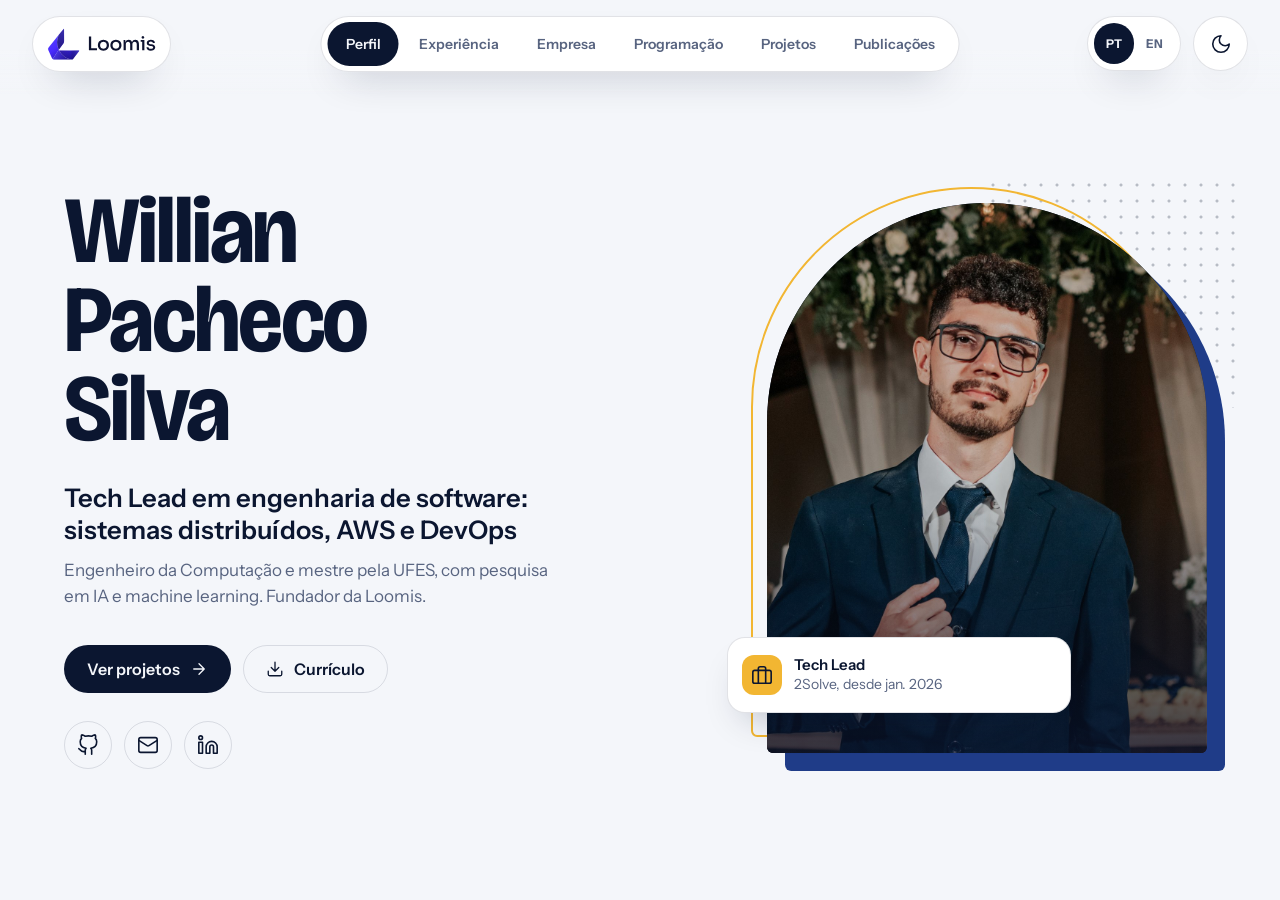
<file: index.html>
<!doctype html>
<html lang="pt-BR">

<head>
    <meta charset="utf-8">
    <meta name="viewport" content="width=device-width, initial-scale=1">
    <title>Willian Pacheco | Tech Lead</title>
    <meta name="description" content="Tech Lead em engenharia de software: sistemas distribuídos, AWS e DevOps. Engenheiro da Computação, mestre pela UFES e fundador da Loomis.">
    <meta name="author" content="Willian Pacheco Silva">
    <link rel="canonical" href="https://itswillian.github.io/">
    <meta name="theme-color" content="#F4F6FA" media="(prefers-color-scheme: light)">
    <meta name="theme-color" content="#0A1226" media="(prefers-color-scheme: dark)">

    <meta property="og:type" content="website">
    <meta property="og:site_name" content="Willian Pacheco Silva">
    <meta property="og:title" content="Willian Pacheco Silva | Tech Lead em Engenharia de Software">
    <meta property="og:description" content="Sistemas distribuídos, AWS e DevOps. Engenheiro da Computação, mestre pela UFES e fundador da Loomis.">
    <meta property="og:url" content="https://itswillian.github.io/">
    <meta property="og:image" content="https://itswillian.github.io/og.jpg">
    <meta property="og:image:width" content="1200">
    <meta property="og:image:height" content="630">
    <meta property="og:image:alt" content="Willian Pacheco Silva, Tech Lead em engenharia de software">
    <meta property="og:locale" content="pt_BR">
    <meta property="og:locale:alternate" content="en_US">
    <meta name="twitter:card" content="summary_large_image">
    <meta name="twitter:title" content="Willian Pacheco Silva | Tech Lead em Engenharia de Software">
    <meta name="twitter:description" content="Sistemas distribuídos, AWS e DevOps. Engenheiro da Computação, mestre pela UFES e fundador da Loomis.">
    <meta name="twitter:image" content="https://itswillian.github.io/og.jpg">

    <link rel="icon" type="image/svg+xml" href="favicon.svg">
    <link rel="apple-touch-icon" href="apple-touch-icon.png">
    <script type="application/ld+json">
    {
        "@context": "https://schema.org",
        "@type": "Person",
        "name": "Willian Pacheco Silva",
        "url": "https://itswillian.github.io/",
        "image": "https://itswillian.github.io/og.jpg",
        "jobTitle": "Tech Lead em engenharia de software",
        "alumniOf": "Universidade Federal do Espírito Santo",
        "sameAs": [
            "https://github.com/itswillian",
            "https://www.linkedin.com/in/itswillian/",
            "https://orcid.org/0009-0004-4888-9408",
            "http://lattes.cnpq.br/1561732707542523"
        ]
    }
    </script>
    <script>
        // Pinta o fundo do tema salvo antes de o site montar, para não piscar branco ao recarregar no tema escuro.
        try {
            var saved = JSON.parse(localStorage.getItem('wps-preferences') || '{}');
            document.documentElement.style.background = saved.dark === true ? '#0A1226' : '#F4F6FA';
        } catch (error) { document.documentElement.style.background = '#F4F6FA'; }
    </script>
    <link rel="preconnect" href="https://fonts.googleapis.com">
    <link rel="preconnect" href="https://fonts.gstatic.com" crossorigin>
    <link href="https://fonts.googleapis.com/css2?family=Bricolage+Grotesque:opsz,wdth,wght@12..96,75..100,400..800&family=Instrument+Sans:wght@400;500;600;700&display=swap" rel="stylesheet">
    <link rel="stylesheet" href="styles.css">
    <style>body { margin: 0; }</style>
</head>

<body>
    <div id="root"></div>
    <script type="module" src="./app.js"></script>
</body>

</html>
</file>
<file: styles.css>
/* Portfolio WPS - redesenho (Pagina2.dc.html)
   Direcao: "hora azul". Azul-marinho do terno, amarelo das petalas, papel frio.
   Tokens vivem em #app; data-theme e data-nav sao os tweaks de aparencia. */

#app {
    --navy: #0B1630;
    --royal: #1F3C88;
    --bg: #F4F6FA;
    --surface: #FFFFFF;
    --ink: #0B1630;
    --ink-2: #38445F;
    --muted: #586480;
    --line: rgba(11, 22, 48, 0.12);
    --brand: #1F3C88;
    --mark: #1F3C88;
    --on-mark: #F4F6FA;
    --mono: brightness(0);
    --flip: none;
    --accent: #F2B632;
    --accent-ink: #0B1630;
    --band: #0B1630;
    --shadow: 0 18px 40px -22px rgba(11, 22, 48, 0.45);
    --display: 'Bricolage Grotesque', 'Instrument Sans', system-ui, sans-serif;
    --text: 'Instrument Sans', system-ui, -apple-system, 'Segoe UI', sans-serif;
}

#app[data-theme="dark"] {
    --bg: #0A1226;
    --surface: #111B36;
    --ink: #EEF1F8;
    --ink-2: #BAC3DA;
    --muted: #8F9BB8;
    --line: rgba(238, 241, 248, 0.14);
    --brand: #9DB2F7;
    --mark: #F2B632;
    --on-mark: #0B1630;
    --mono: brightness(0) invert(1);
    --flip: invert(1) brightness(0.92);
    --band: #111B36;
    --shadow: 0 18px 40px -22px rgba(0, 0, 0, 0.7);
}

/* reset de especificidade zero: nao briga com as classes abaixo */
:where(#app) *,
:where(#app) *::before,
:where(#app) *::after {
    box-sizing: border-box;
    margin: 0;
    padding: 0;
}

:where(#app) ul,
:where(#app) ol { list-style: none; }
:where(#app) a { color: inherit; text-decoration: none; }
:where(#app) button { font: inherit; color: inherit; background: none; border: 0; cursor: pointer; text-align: left; }
:where(#app) img,
:where(#app) svg { display: block; max-width: 100%; }
:where(#app) :focus-visible { outline: 2px solid var(--brand); outline-offset: 3px; border-radius: 8px; }

#app {
    position: relative;
    height: 100vh;
    height: 100dvh;
    display: grid;
    grid-template-columns: 104px minmax(0, 1fr);
    overflow: hidden;
    background: var(--bg);
    color: var(--ink);
    font-family: var(--text);
    font-size: 1rem;
    line-height: 1.5;
    transition: background-color 0.4s, color 0.4s;
}

.ico {
    width: 22px;
    height: 22px;
    flex: none;
    fill: none;
    stroke: currentColor;
    stroke-width: 1.75;
    stroke-linecap: round;
    stroke-linejoin: round;
}

/* ---------- navegacao ---------- */

.nav {
    display: flex;
    flex-direction: column;
    justify-content: space-between;
    align-items: center;
    padding: 28px 0;
    border-right: 1px solid var(--line);
}

.brand { color: var(--ink); }
.brand:hover { color: var(--brand); }

/* logo da Loomis, versao horizontal colorida: a clara vai sobre fundo claro e a escura sobre fundo escuro (logo.md) */
.brand-logo { display: none; width: auto; height: 32px; }
.brand .logo-light { display: block; }
#app[data-theme="dark"] .brand .logo-light { display: none; }
#app[data-theme="dark"] .brand .logo-dark { display: block; }

.nav-list { display: flex; flex-direction: column; gap: 6px; }

.nav-link {
    position: relative;
    display: flex;
    flex-direction: column;
    align-items: center;
    gap: 6px;
    width: 84px;
    padding: 10px 6px;
    border-radius: 14px;
    color: var(--muted);
    font-size: 0.75rem;
    font-weight: 600;
    transition: color 0.2s, background-color 0.2s;
}

.nav-link:hover { color: var(--ink); }

.nav-link[aria-current="page"] { color: var(--ink); background: var(--surface); }

.nav-link[aria-current="page"]::before {
    content: "";
    position: absolute;
    left: -10px;
    top: 50%;
    width: 4px;
    height: 24px;
    margin-top: -12px;
    border-radius: 0 4px 4px 0;
    background: var(--accent);
}

.nav-tools { display: flex; flex-direction: column; align-items: center; gap: 12px; }

.tool-btn {
    display: grid;
    place-items: center;
    width: 44px;
    height: 44px;
    border: 1px solid var(--line);
    border-radius: 50%;
    color: var(--ink);
    transition: background-color 0.2s, border-color 0.2s;
}

.tool-btn:hover { background: var(--surface); border-color: var(--ink-2); }

.lang-toggle {
    display: flex;
    flex-direction: column;
    align-items: center;
    width: 44px;
    padding: 3px;
    border: 1px solid var(--line);
    border-radius: 999px;
    font-size: 0.75rem;
    font-weight: 700;
    color: var(--muted);
}

.lang-toggle:hover { border-color: var(--ink-2); }

.lang-toggle span {
    display: grid;
    place-items: center;
    width: 100%;
    height: 28px;
    border-radius: 999px;
    transition: background-color 0.2s, color 0.2s;
}

.lang-toggle span.on { background: var(--ink); color: var(--bg); }

/* variante: pilula no topo */
#app[data-nav="pill"] { grid-template-columns: minmax(0, 1fr); }
#app[data-nav="pill"] .nav { display: contents; }

/* faixa que esmaece o conteudo que rola por baixo da logo, da pilula e dos botoes */
#app[data-nav="pill"]::after {
    content: "";
    position: absolute;
    top: 0;
    right: 0;
    left: 0;
    z-index: 4;
    height: 96px;
    pointer-events: none;
    background: linear-gradient(var(--bg) 52%, transparent);
}

#app[data-nav="pill"] .section-head { top: 116px; }

#app[data-nav="pill"] .brand { position: absolute; top: 27.5px; left: 32px; z-index: 5; }

#app[data-nav="pill"] .nav-list {
    position: absolute;
    top: 16px;
    left: 50%;
    z-index: 5;
    flex-direction: row;
    gap: 2px;
    padding: 6px;
    transform: translateX(-50%);
    border: 1px solid var(--line);
    border-radius: 999px;
    background: var(--surface);
    box-shadow: var(--shadow);
}

#app[data-nav="pill"] .nav-link {
    flex-direction: row;
    width: auto;
    padding: 10px 18px;
    border-radius: 999px;
    font-size: 0.875rem;
}

#app[data-nav="pill"] .nav-link .ico { display: none; }
#app[data-nav="pill"] .nav-link[aria-current="page"] { background: var(--ink); color: var(--bg); }
#app[data-nav="pill"] .nav-link[aria-current="page"]::before { display: none; }

#app[data-nav="pill"] .nav-tools {
    position: absolute;
    top: 16px;
    right: 32px;
    z-index: 5;
    flex-direction: row;
}

#app[data-nav="pill"] .lang-toggle { flex-direction: row; width: auto; }
#app[data-nav="pill"] .lang-toggle span { width: 40px; height: 36px; }

/* idioma e tema sao controles separados, cada um com o material da pilula de navegacao */
#app[data-nav="pill"] .nav-tools { gap: 12px; }

#app[data-nav="pill"] .nav-tools .lang-toggle {
    padding: 6px;
    background: var(--surface);
    box-shadow: var(--shadow);
}

#app[data-nav="pill"] .nav-tools .lang-toggle span { height: 41px; }

#app[data-nav="pill"] .nav-tools .tool-btn {
    width: 55px;
    height: 55px;
    background: var(--surface);
    box-shadow: var(--shadow);
}

#app[data-nav="pill"] .nav-tools .tool-btn:hover { background: var(--bg); border-color: var(--ink-2); }
#app[data-nav="pill"] .section { padding-top: clamp(96px, 10vw, 136px); }

/* ---------- estrutura ---------- */

main {
    min-width: 0;
    overflow-x: hidden;
    overflow-y: auto;
    scroll-behavior: smooth;
    scrollbar-width: thin;
    scrollbar-color: var(--line) transparent;
}

.section {
    padding: clamp(64px, 8vw, 120px) clamp(24px, 5vw, 80px);
    border-top: 1px solid var(--line);
}

#profile { border-top: 0; }

.wrap { max-width: 1180px; margin: 0 auto; }

.split {
    display: grid;
    grid-template-columns: minmax(0, 4fr) minmax(0, 8fr);
    gap: clamp(32px, 5vw, 88px);
    align-items: start;
}

.section-head { position: sticky; top: 48px; }

.section-title {
    font-family: var(--display);
    font-size: clamp(2.25rem, 4.4vw, 3.75rem);
    font-stretch: 88%;
    font-weight: 700;
    line-height: 1;
    letter-spacing: -0.03em;
    text-wrap: balance;
}

/* chegada por navegacao: o titulo acende e um traco amarelo se desenha embaixo (sem deslocar nada) */
.section-title.arrive { position: relative; animation: title-arrive 0.5s ease-out; }
.section-title.arrive::after {
    content: "";
    position: absolute;
    left: 0;
    bottom: -12px;
    width: 2.75rem;
    height: 3px;
    border-radius: 2px;
    background: var(--accent);
    transform-origin: left;
    animation: title-bar 1s ease-out both;
}
@keyframes title-arrive { from { opacity: 0.4; } to { opacity: 1; } }
@keyframes title-bar {
    0% { transform: scaleX(0); opacity: 1; }
    35%, 75% { transform: scaleX(1); opacity: 1; }
    100% { transform: scaleX(1); opacity: 0; }
}
@media (prefers-reduced-motion: reduce) {
    .section-title.arrive, .section-title.arrive::after { animation: none; }
}

.lede {
    max-width: 40ch;
    margin-top: 20px;
    color: var(--ink-2);
    font-size: 1.0625rem;
    line-height: 1.65;
    text-wrap: pretty;
}

.group-title {
    margin-bottom: 16px;
    font-size: 1.0625rem;
    font-weight: 600;
}

/* ---------- botoes ---------- */

.btn {
    display: inline-flex;
    align-items: center;
    gap: 10px;
    min-height: 48px;
    padding: 0 22px;
    border: 1px solid transparent;
    border-radius: 999px;
    font-weight: 600;
    transition: background-color 0.2s, color 0.2s, border-color 0.2s;
}

.btn .ico { width: 18px; height: 18px; }
.btn-primary { background: var(--ink); color: var(--bg); }
.btn-primary:hover { background: var(--accent); color: var(--accent-ink); }
.btn-ghost { border-color: var(--line); color: var(--ink); }
.btn-ghost:hover { border-color: var(--ink-2); background: var(--surface); }
.btn-accent { background: var(--accent); color: var(--accent-ink); }
.btn-accent:hover { background: #FFFFFF; }

.icon-btn {
    display: grid;
    place-items: center;
    width: 48px;
    height: 48px;
    border: 1px solid var(--line);
    border-radius: 50%;
    transition: background-color 0.2s, border-color 0.2s;
}

.icon-btn .ico { width: 22px; height: 22px; }
.icon-btn:hover { background: var(--accent); border-color: var(--accent); color: var(--accent-ink); }

/* ---------- perfil ---------- */

.hero {
    display: grid;
    grid-template-columns: minmax(0, 7fr) minmax(0, 5fr);
    gap: clamp(24px, 4vw, 72px);
    align-items: center;
    min-height: min(calc(100vh - 200px), 780px);
    min-height: min(calc(100dvh - 200px), 780px);
}

.hero-name {
    display: flex;
    flex-direction: column;
    font-family: var(--display);
    font-size: clamp(3rem, 7.4vw, 6.9rem);
    font-stretch: 90%;
    font-weight: 700;
    line-height: 0.94;
    letter-spacing: -0.022em;
}

.hero-role {
    max-width: 30ch;
    margin-top: 28px;
    font-size: clamp(1.25rem, 2vw, 1.625rem);
    font-weight: 600;
    line-height: 1.25;
    text-wrap: balance;
}

.hero-lead { max-width: 44ch; margin-top: 12px; color: var(--muted); font-size: 1.0625rem; }

.hero-actions { display: flex; flex-wrap: wrap; gap: 12px; margin-top: 36px; }
.social { display: flex; flex-wrap: wrap; gap: 12px; margin-top: 28px; }

.hero-art {
    position: relative;
    justify-self: center;
    width: min(100%, 440px);
    aspect-ratio: 4 / 5;
}

.art-dots {
    position: absolute;
    top: -26px;
    right: -34px;
    width: 58%;
    height: 42%;
    background-image: radial-gradient(var(--ink) 1.4px, transparent 1.7px);
    background-size: 16px 16px;
    opacity: 0.26;
}

.arch { border-radius: 999px 999px 28px 28px; }
.art-solid { position: absolute; inset: 0; transform: translate(18px, 18px); background: var(--royal); }
.art-outline { position: absolute; inset: 0; transform: translate(-16px, -16px); border: 2px solid var(--accent); }

.portrait {
    position: absolute;
    inset: 0;
    overflow: hidden;
    background: var(--navy);
    animation: reveal 1s cubic-bezier(0.2, 0.7, 0.2, 1) both;
}

.portrait img { width: 100%; height: 100%; object-fit: cover; object-position: 50% 18%; }

.portrait::after {
    content: "";
    position: absolute;
    inset: 0;
    background: linear-gradient(180deg, transparent 55%, rgba(11, 22, 48, 0.72));
}

.art-badge {
    position: absolute;
    left: -40px;
    bottom: 40px;
    display: flex;
    align-items: center;
    gap: 12px;
    width: min(344px, calc(100vw - 48px));
    height: 76px;
    padding: 0 18px 0 14px;
    border: 1px solid var(--line);
    border-radius: 18px;
    background: var(--surface);
    box-shadow: var(--shadow);
}

.badge-mark {
    display: grid;
    place-items: center;
    width: 40px;
    height: 40px;
    flex: none;
    border-radius: 12px;
    background: var(--accent);
    color: var(--accent-ink);
}

.art-badge { cursor: default; }
.art-badge > * { transition: opacity 0.25s, transform 0.25s; }
.art-badge.fading > * { opacity: 0; transform: translateY(4px); }
.badge-title { font-size: 0.9375rem; font-weight: 600; line-height: 1.3; white-space: nowrap; }
@media (max-width: 380px) { .badge-title { white-space: normal; } }
.badge-text { color: var(--muted); font-size: 0.875rem; }

@keyframes reveal {
    from { clip-path: inset(100% 0 0 0); }
    to { clip-path: inset(0 0 0 0); }
}

.about {
    display: grid;
    grid-template-columns: minmax(0, 7fr) minmax(0, 4fr);
    gap: clamp(32px, 5vw, 88px);
    margin-top: clamp(64px, 8vw, 120px);
    padding-top: 56px;
    border-top: 1px solid var(--line);
}

.about-title { margin-bottom: 20px; font-family: var(--display); font-size: 1.75rem; font-weight: 700; letter-spacing: -0.02em; }
.about-text p { max-width: 62ch; margin-bottom: 20px; color: var(--ink-2); font-size: 1.0625rem; line-height: 1.75; text-wrap: pretty; }
.about-text p.lead { color: var(--ink); font-size: 1.375rem; line-height: 1.5; font-weight: 500; }

/* ---------- programacao ---------- */

.tech-grid { display: grid; grid-template-columns: repeat(auto-fill, minmax(176px, 1fr)); gap: 10px; }

.tech {
    display: flex;
    align-items: center;
    gap: 10px;
    min-height: 56px;
    padding: 10px 12px;
    border: 1px solid var(--line);
    border-radius: 14px;
    background: var(--surface);
    font-size: 0.9rem;
    font-weight: 600;
    transition: border-color 0.2s, transform 0.2s;
}

.tech:hover { border-color: var(--ink-2); transform: translateY(-2px); }
.tech img { width: 28px; height: 28px; flex: none; object-fit: contain; object-position: center; }
.tech > span:last-child { min-width: 0; line-height: 1.25; }
.flip { filter: var(--flip); }

.stack-group { padding-top: 28px; border-top: 1px solid var(--line); }
.stack-group:first-child { padding-top: 0; border-top: 0; }
.stack-group + .stack-group { margin-top: 32px; }
.stack-group .group-title { margin-bottom: 16px; font-family: var(--display); font-size: 1.25rem; letter-spacing: -0.02em; }
.featured-head { display: block; }
.featured-head .group-title { margin-bottom: 16px; }
.tech-glyph { display: grid; place-items: center; width: 28px; height: 28px; flex: none; color: var(--brand); }
.tech-glyph .ico { width: 24px; height: 24px; }

@media (max-width: 420px) {
    .tech-grid { grid-template-columns: repeat(2, minmax(0, 1fr)); }
    .tech { gap: 8px; padding: 10px; font-size: 0.8125rem; }
    .tech img, .tech-glyph { width: 24px; height: 24px; }
    .tech-glyph .ico { width: 22px; height: 22px; }
    .tech > span:last-child { overflow-wrap: anywhere; }
}

@media (max-width: 360px) {
    .tech { font-size: 0.75rem; }
}

/* duas colunas: cada cartao ocupa o espaco de dois cartoes da grade de tecnologias (4 colunas), com as bordas alinhadas */



.ai-mark { grid-row: 1 / span 2; display: grid; place-items: start center; padding-top: 2px; color: var(--brand); }
.ai-mark .ico { width: 24px; height: 24px; }




/* ---------- formacao ---------- */


























.cert-list { display: grid; gap: 8px; }
.cert-list a { display: inline-flex; align-items: center; gap: 8px; color: var(--brand); font-weight: 600; line-height: 1.4; }
.cert-list a:hover { text-decoration: underline; text-underline-offset: 3px; }
.cert-list .ico { width: 16px; height: 16px; }

.chips { display: flex; flex-wrap: wrap; gap: 8px; }
.chips li { padding: 6px 12px; border: 1px solid var(--line); border-radius: 999px; color: var(--ink-2); font-size: 0.875rem; }

.dot-list li { position: relative; margin: 6px 0; padding-left: 20px; color: var(--ink-2); line-height: 1.6; }
.dot-list li::before { content: ""; position: absolute; left: 4px; top: 0.7em; width: 6px; height: 6px; border-radius: 50%; background: var(--accent); }

/* ---------- publicacoes ---------- */

.pub {
    display: grid;
    grid-template-columns: 72px minmax(0, 1fr);
    gap: 8px 24px;
    padding: 28px 0;
    border-top: 1px solid var(--line);
}

.pub:last-child { border-bottom: 1px solid var(--line); }
.pub-meta { align-self: start; }
.pub-date { color: var(--ink-2); font-size: 0.9375rem; font-weight: 600; font-variant-numeric: tabular-nums; line-height: 1.6; }

.pub-kind {
    display: inline-block;
    white-space: nowrap;
    margin: 14px 0 0;
    padding: 2px 9px;
    border: 1px solid var(--line);
    border-radius: 999px;
    color: var(--muted);
    font-size: 0.75rem;
    line-height: 1.5;
}

.pub h3 { font-size: 1.1875rem; font-weight: 600; line-height: 1.35; text-wrap: balance; }
.pub h3 a { color: var(--ink); }
.pub h3 a:hover { color: var(--brand); text-decoration: underline; text-underline-offset: 4px; }
.pub h3 .ico { display: inline-block; width: 16px; height: 16px; margin-left: 6px; vertical-align: -2px; }
.pub-venue { margin-top: 8px; color: var(--ink-2); line-height: 1.55; }
.pub-authors { display: flex; flex-wrap: wrap; margin-top: 10px; color: var(--muted); font-size: 0.9375rem; line-height: 1.5; }
.pub-authors li:not(:last-child)::after { content: ","; margin-right: 0.35em; }
.pub-authors li.me { color: var(--ink); font-weight: 600; }

/* ---------- profissional ---------- */

.job { border-top: 1px solid var(--line); }
.job:last-child { border-bottom: 1px solid var(--line); }
















.logo-tile { display: grid; place-items: center; box-sizing: border-box; width: 148px; height: 80px; padding: 12px 20px; overflow: hidden; border: 1px solid var(--line); border-radius: 16px; background: #FFFFFF; }
.logo-tile img { display: block; width: 100%; height: 100%; min-width: 0; min-height: 0; object-fit: contain; }
.monogram { font-family: var(--display); font-size: 1.5rem; font-weight: 700; letter-spacing: -0.02em; color: var(--navy); }

.roles { display: grid; gap: 28px; margin-top: 24px; }
.role-head { display: flex; flex-wrap: wrap; align-items: baseline; gap: 4px 16px; }
.job .role h4 { margin: 0; font-size: 1.0625rem; }
.job .role-date { margin: 0; color: var(--muted); font-size: 0.9375rem; font-variant-numeric: tabular-nums; }
.job .role p { margin-top: 10px; }

/* progressao de cargos: pontos ligados do mais recente (em cima) ate o primeiro cargo */
.roles.path { gap: 0; }
.roles.path .role { position: relative; padding: 0 0 32px 36px; }
.roles.path .role:last-child { padding-bottom: 0; }
.roles.path .role::before {
    content: "";
    position: absolute;
    left: 0;
    top: 5px;
    box-sizing: border-box;
    width: 16px;
    height: 16px;
    border: 2px solid var(--brand);
    border-radius: 50%;
    background: var(--bg);
}
.roles.path .role.current::before { background: var(--brand); box-shadow: 0 0 0 5px color-mix(in srgb, var(--brand) 18%, transparent); }
.roles.path .role:not(:last-child)::after {
    content: "";
    position: absolute;
    left: 7px;
    top: 23px;
    bottom: -5px;
    width: 2px;
    background: var(--line);
}
.job .tasks-title { margin-top: 28px; }
.now-gap { margin-top: 40px; }
.pub-links { display: flex; flex-wrap: wrap; gap: 12px; margin-top: 24px; }

.job-link { display: inline-flex; align-items: center; gap: 6px; margin-top: 6px; color: var(--brand); font-weight: 600; }
.job-link .ico { width: 16px; height: 16px; }
.job-link { max-width: 100%; overflow-wrap: anywhere; }
.job-link:hover { text-decoration: underline; text-underline-offset: 3px; }
.job p { max-width: 68ch; margin-top: 20px; color: var(--ink-2); line-height: 1.7; text-wrap: pretty; }
.job h4 { margin-top: 28px; margin-bottom: 8px; font-size: 0.9375rem; font-weight: 600; }
.job .dot-list { columns: 2 260px; column-gap: 32px; }
.job .dot-list li { break-inside: avoid; }

/* ---------- projetos ---------- */

.project-grid { display: grid; grid-template-columns: repeat(auto-fit, minmax(min(340px, 100%), 1fr)); gap: 28px; }

.project {
    display: flex;
    flex-direction: column;
    overflow: hidden;
    border: 1px solid var(--line);
    border-radius: 22px;
    background: var(--surface);
    transition: border-color 0.2s, transform 0.25s, box-shadow 0.25s;
}

.project:hover { border-color: var(--ink-2); transform: translateY(-4px); box-shadow: var(--shadow); }

.project-body { display: flex; flex: 1; flex-direction: column; align-items: flex-start; gap: 16px; padding: 24px; }
.project h3 { font-family: var(--display); font-size: 1.5rem; font-weight: 700; letter-spacing: -0.02em; line-height: 1.15; }
.project-tech { display: flex; flex-wrap: wrap; gap: 12px; }
.project-tech img { width: 26px; height: 26px; object-fit: contain; }
.project p { color: var(--ink-2); line-height: 1.65; text-wrap: pretty; }
.project .btn { margin-top: auto; }

/* ---------- empresa (Loomis) ---------- */
/* sem painel: usa a grade 4fr/8fr do site. a esquerda (fixa ao rolar) leva titulo, texto e o simbolo grande da Loomis;
   a direita leva a promessa, o botao, os quatro pilares como etapas e a ficha. passar o mouse (ou focar) num pilar acende a faceta dele no simbolo. */

.co {
    --loomis: #F2B632;
    --on-loomis: #0B1630;
    --co-mark: #0B1630;
    --co-mini: rgba(11, 22, 48, 0.2);
    align-items: stretch;
}
/* no desktop: duas colunas. a esquerda (titulo, frase, simbolo e ficha) acompanha a rolagem, como as outras secoes;
   a direita traz logo, chamada e os quatro pilares. passar o mouse num pilar acende a faceta dele no simbolo, sempre a vista */
@media (min-width: 901px) {
    .split.co { grid-template-columns: minmax(0, 4fr) minmax(0, 8fr); align-items: start; }
    .co-left { position: sticky; top: 48px; display: flex; flex-direction: column; gap: clamp(24px, 3.2vw, 40px); min-width: 0; }
    #app[data-nav="pill"] .co-left { top: 116px; }
    .co-left .co-head { position: static; }
    .co-right { display: flex; flex-direction: column; gap: clamp(40px, 5vw, 64px); min-width: 0; }
    .co .co-facts { display: grid; grid-template-columns: minmax(0, 1fr); gap: 16px; margin: 0; padding: 0; border: 0; }
    .co .co-facts > div { padding: 0; }
}
#app[data-theme="dark"] .co {
    --co-mark: #E3E9FB;
    --co-mini: rgba(238, 241, 248, 0.26);
}

.co-stage .co-mark { display: block; width: min(100%, 20rem, max(10rem, calc(100vh - 560px))); height: auto; overflow: visible; color: var(--co-mark); }
.co-mark .facet { fill: currentColor; fill-opacity: var(--o); transition: fill 0.35s ease, fill-opacity 0.35s ease; }
.f-base { --o: 0.7; --dx: 0px; --dy: 70px; }
.f-wedge { --o: 0.55; --dx: 70px; --dy: 40px; }
.f-body { --o: 1; --dx: -70px; --dy: 0px; }
.f-top { --o: 0.85; --dx: 0px; --dy: -70px; }

.co:has(.co-pillar:is(:hover, :focus-visible)) .co-mark .facet { fill-opacity: 0.14; }
.co:has(.k-target:is(:hover, :focus-visible)) .co-mark .f-top,
.co:has(.k-projects:is(:hover, :focus-visible)) .co-mark .f-body,
.co:has(.k-programming:is(:hover, :focus-visible)) .co-mark .f-base,
.co:has(.k-cicd:is(:hover, :focus-visible)) .co-mark .f-wedge { fill: var(--loomis); fill-opacity: 1; }

/* uma entrada so: as facetas se encaixam quando o simbolo aparece na tela */
@keyframes co-assemble { from { opacity: 0; transform: translate(var(--dx), var(--dy)); } to { opacity: 1; transform: none; } }
@supports (animation-timeline: view()) {
    .co-mark .facet { animation: co-assemble linear both; animation-timeline: view(); animation-range: entry 0% entry 80%; }
}
@media (prefers-reduced-motion: reduce) {
    .co-mark .facet { animation: none; transition: none; }
}

/* logo clara sobre fundo claro, escura sobre fundo escuro (logo.md) */
.co-intro { display: grid; grid-template-rows: auto 1fr auto; gap: 28px; justify-items: start; min-width: 0; }
.co-intro .co-tagline { align-self: start; }
.loomis-logo { display: none; width: auto; height: 44px; }
.co .logo-light { display: block; }
#app[data-theme="dark"] .co .logo-light { display: none; }
#app[data-theme="dark"] .co .logo-dark { display: block; }
.co-tagline { max-width: 14ch; font-family: var(--display); font-size: clamp(2.5rem, 5.2vw, 4.5rem); font-stretch: 85%; font-weight: 700; line-height: 1; letter-spacing: -0.035em; text-wrap: balance; }

.btn-brand { background: var(--loomis); color: var(--on-loomis); }
.btn-brand:hover { filter: brightness(1.08); }
.btn-brand:focus-visible { outline-color: var(--ink); outline-offset: 3px; }

/* pilares: quatro etapas, do desenho a evolucao; o icone de cada um e o simbolo com a faceta dele acesa */
.co-pillars { margin: 0; padding: 0; list-style: none; counter-reset: pillar; border-bottom: 1px solid var(--line); }
.co-pillar { position: relative; display: grid; grid-template-columns: 56px minmax(0, 1fr); gap: 8px 24px; align-items: center; padding: 26px 56px 26px 12px; border-top: 1px solid var(--line); counter-increment: pillar; transition: background-color 0.25s ease; }
.co-pillar::after { content: counter(pillar, decimal-leading-zero); position: absolute; top: 50%; right: 12px; color: var(--muted); font-family: var(--display); font-size: 1rem; font-weight: 700; font-variant-numeric: tabular-nums; transform: translateY(-50%); transition: color 0.25s ease; }
/* o destaque ao passar o mouse so existe onde o simbolo grande esta na tela (desktop); abaixo disso ele nao liga a nada e so atrapalha a leitura */
@media (min-width: 901px) {
    .co-pillar:is(:hover, :focus-visible) { background: var(--surface); }
    .co-pillar:is(:hover, :focus-visible)::after { color: var(--ink); }
}
.co-pillar:focus-visible { outline: 2px solid var(--brand); outline-offset: -2px; border-radius: 12px; }
.co-mini { width: 56px; height: auto; }
.co-mini path { fill: var(--co-mini); transition: fill 0.3s ease; }
/* um unico cinza claro para as facetas que nao sao da etapa; so a faceta da etapa fica amarela */
.k-target .co-mini .f-top,
.k-projects .co-mini .f-body,
.k-programming .co-mini .f-base,
.k-cicd .co-mini .f-wedge { fill: var(--loomis); }.co-pillar-text { display: grid; gap: 6px; min-width: 0; }
.co-pillar h3 { font-family: var(--display); font-size: 1.375rem; font-weight: 650; letter-spacing: -0.015em; line-height: 1.2; }
.co-pillar p { max-width: 52ch; color: var(--ink-2); font-size: 1rem; line-height: 1.55; text-wrap: pretty; }

/* ficha da empresa: fica na coluna esquerda, abaixo do simbolo */
.co-head { position: static; }
.co-facts { display: grid; grid-template-columns: repeat(3, minmax(0, 1fr)); gap: 24px; margin: 0; padding: 20px 0; border-top: 1px solid var(--line); border-bottom: 1px solid var(--line); }
.co-facts > div { min-width: 0; }
.co-facts dt { color: var(--muted); font-size: 0.875rem; font-weight: 600; }
.co-facts dd { margin: 4px 0 0; font-family: var(--display); font-size: 1.125rem; font-weight: 600; line-height: 1.3; text-wrap: balance; }

@media (max-width: 900px) {
    /* sem o simbolo grande: longe dos pilares ele nao acende nada, e a logo principal ja abre a secao.
       ordem: titulo, logo e frase com o botao, depois a frase de apresentacao junto da ficha, e por fim os pilares */
    .co-head { display: contents; }
    .co-left, .co-right { display: contents; }
    .co-stage { display: none; }
    .co-intro { order: 1; }
    .co-head .lede { order: 2; margin: 0 0 -12px; }
    .co-facts { order: 3; }
    .co-pillars { order: 4; }
    .co-pillars > .co-pillar:first-child { border-top: 0; }
    .co-facts { display: grid; grid-template-columns: repeat(3, minmax(0, 1fr)); gap: 24px; padding: 20px 0; }
    .co-tagline { max-width: 16ch; }
}

@media (max-width: 640px) {
    .co-facts { grid-template-columns: minmax(0, 1fr); gap: 0; padding: 0; border-bottom: 0; }
    .co-facts > div { display: grid; grid-template-columns: 6.5rem minmax(0, 1fr); gap: 16px; align-items: baseline; padding: 14px 0; border-bottom: 1px solid var(--line); }
    .co-facts dd { margin: 0; font-size: 1rem; }
    .co-pillar { grid-template-columns: 44px minmax(0, 1fr); gap: 16px; padding: 22px 40px 22px 0; }
    .co-mini { width: 44px; }
    .co-pillar::after { right: 0; }
}

/* ---------- contato ---------- */

.contact {
    margin: 0 clamp(16px, 3vw, 40px) clamp(16px, 3vw, 40px);
    padding: clamp(40px, 6vw, 88px);
    border-radius: 28px;
    background: var(--band);
    color: #EEF1F8;
}

.contact h2 { max-width: 14ch; font-family: var(--display); font-size: clamp(2.5rem, 6vw, 5rem); font-stretch: 84%; font-weight: 700; line-height: 0.98; letter-spacing: -0.035em; }
.contact p { max-width: 46ch; margin-top: 20px; color: #B7C1DA; font-size: 1.125rem; line-height: 1.6; }
.contact-actions { display: flex; flex-wrap: wrap; align-items: center; gap: 12px; margin-top: 36px; }
.contact-actions .social { margin-top: 0; align-items: center; }
.contact-actions .btn-accent { margin: 0; }
.contact :focus-visible { outline-color: var(--accent); }
.contact .icon-btn { border-color: rgba(238, 241, 248, 0.28); color: #EEF1F8; }
.contact .icon-btn:hover { color: var(--accent-ink); }

/* ---------- responsivo ---------- */

/* com sete itens a pilula nao cabe ao lado da logo e dos botoes: so icones, e o rotulo fica na secao ativa */
@media (max-width: 1180px) {
    #app[data-nav="pill"] .nav-link { gap: 8px; padding: 10px 14px; }
    #app[data-nav="pill"] .nav-link .ico { display: block; }

    #app[data-nav="pill"] .nav-link span {
        position: absolute;
        width: 1px;
        height: 1px;
        overflow: hidden;
        clip: rect(0 0 0 0);
        white-space: nowrap;
    }

    #app[data-nav="pill"] .nav-link[aria-current="page"] span {
        position: static;
        width: auto;
        height: auto;
        overflow: visible;
        clip: auto;
    }
}

@media (max-width: 1100px) {
    .split { grid-template-columns: minmax(0, 1fr); }
    .section-head { position: static; }
    .about { grid-template-columns: minmax(0, 1fr); }
}

@media (max-width: 900px) {
    /* o seletor [data-nav] iguala a especificidade das regras da pilula, que vem antes no arquivo */
    #app,
    #app[data-nav] { grid-template-columns: minmax(0, 1fr); }

    #app[data-nav] .nav { display: contents; }

    #app[data-nav] .brand { position: absolute; top: 18px; left: 20px; z-index: 5; }
    #app[data-nav] .brand-logo { height: 24px; }

    /* no celular a logo e os botoes flutuam no topo em qualquer modo de navegacao */
    #app[data-nav]::after {
        content: "";
        position: absolute;
        top: 0;
        right: 0;
        left: 0;
        z-index: 4;
        display: block;
        height: 72px;
        pointer-events: none;
        background: linear-gradient(var(--bg) 52%, transparent);
    }

    #app[data-nav] .nav-list {
        position: absolute;
        top: auto;
        right: 0;
        bottom: 0;
        left: 0;
        z-index: 5;
        flex-direction: row;
        justify-content: space-around;
        gap: 0;
        padding: 6px 4px;
        transform: none;
        border: 0;
        border-top: 1px solid var(--line);
        border-radius: 0;
        background: var(--bg);
        box-shadow: none;
    }

    #app[data-nav] .nav-list > li { display: flex; flex: 1; }
    #app[data-nav] .nav-link { flex-direction: column; justify-content: center; width: 100%; min-height: 52px; padding: 8px 2px; border-radius: 12px; font-size: 0.75rem; }
    #app[data-nav] .nav-link .ico { display: block; }
    #app[data-nav] .nav-link span { position: static; width: auto; height: auto; overflow: visible; clip: auto; }
    /* barra inferior: cada item tem o seu circulo atras do icone; o do item ativo cresce no lugar (sem deslizar pela barra),
       entao o centro e exato por construcao: 50% da largura do item, na altura do icone */
    #app[data-nav] .nav-link { position: relative; z-index: 1; gap: 4px; padding: 6px 2px 8px; }
    #app[data-nav] .nav-link .ico { position: relative; z-index: 1; box-sizing: content-box; width: 22px; height: 22px; padding: 9px; transition: color 0.3s ease 0.05s; }
    #app[data-nav] .nav-link span { transition: color 0.3s ease; }
    #app[data-nav] .nav-link::after {
        content: "";
        position: absolute;
        top: 6px;
        left: calc(50% - 20px);
        z-index: 0;
        width: 40px;
        height: 40px;
        border-radius: 50%;
        background: var(--ink);
        opacity: 0;
        transform: scale(0.4);
        transition: transform 0.3s cubic-bezier(0.2, 0.9, 0.3, 1.25), opacity 0.2s ease;
    }
    #app[data-nav] .nav-link[aria-current="page"] { background: transparent; color: var(--ink); }
    #app[data-nav] .nav-link[aria-current="page"]::after { opacity: 1; transform: scale(1); }
    #app[data-nav] .nav-link[aria-current="page"] .ico { color: var(--bg); }
    #app[data-nav] .nav-link[aria-current="page"]::before { display: none; }

    #app[data-nav] .nav-tools { position: absolute; top: 12px; right: 20px; z-index: 5; flex-direction: row; gap: 8px; }
    #app[data-nav] .nav-tools .tool-btn { width: 42px; height: 42px; }
    #app[data-nav] .nav-tools .lang-toggle { flex-direction: row; width: auto; padding: 3px; }
    #app[data-nav] .nav-tools .lang-toggle span { width: 34px; height: 34px; }

    #app[data-nav] main { padding-bottom: 76px; }
    #app[data-nav] .section { padding-top: clamp(80px, 14vw, 104px); }
    #app[data-nav] .section-head { top: 0; }

    
    
    
    .pub { grid-template-columns: minmax(0, 1fr); }
}

/* o texto fica ao lado do logo (como no desktop) ate o celular, onde a coluna empilha */
@media (max-width: 640px) {
    .job-head { grid-template-columns: 84px minmax(0, 1fr) 28px; gap: 14px; padding: 22px 4px; }
    .job .logo-tile { width: 84px; height: 60px; padding: 8px 12px; border-radius: 14px; }
    .job-title strong { font-size: 1.1875rem; }
    .job .tl-body > .job-body { padding-left: 10px; }
}

@media (max-width: 560px) {
    .hero-actions .btn { flex: 1 1 100%; justify-content: center; }
    #app[data-nav] .nav-link span,
    #app[data-nav="pill"] .nav-link[aria-current="page"] span {
        position: absolute;
        width: 1px;
        height: 1px;
        overflow: hidden;
        clip: rect(0 0 0 0);
        white-space: nowrap;
    }

    /* sem o nome visivel a altura e so a do circulo (40px) com 6px de folga em cima e embaixo */
    #app[data-nav] .nav-link { padding: 6px 2px; }
    /* so o item ativo mostra o nome, embaixo do circulo, para o visitante saber onde esta */
    #app[data-nav] .nav-list { padding-bottom: 18px; }
    #app[data-nav] .nav-link[aria-current="page"] > span {
        left: 50%;
        bottom: -16px;
        width: max-content;
        max-width: none;
        height: auto;
        overflow: visible;
        clip: auto;
        transform: translateX(-50%);
        font-size: 0.75rem;
        font-weight: 600;
        line-height: 1;
        color: var(--ink);
    }
    /* a folga lateral leva o centro do ultimo item (Publicacoes, o nome mais largo) para dentro, entao todos os nomes ficam centralizados no circulo */
    #app[data-nav] .nav-list { padding-right: 12px; padding-left: 12px; }
    #app[data-nav] .nav-link[aria-current="page"] > span > span { position: static; width: auto; height: auto; overflow: visible; clip: auto; }
}

@media (prefers-reduced-motion: reduce) {
    #app *,
    #app *::before,
    #app *::after { animation: none !important; transition: none !important; }
    main { scroll-behavior: auto; }
}
.proof-note { margin: 0; color: var(--muted); font-size: 0.875rem; font-style: italic; line-height: 1.5; }
.tl-note { margin-top: 12px; color: var(--muted); font-size: 0.9375rem; line-height: 1.5; }
.tl-note a { color: var(--brand); font-weight: 600; }
.tl-note a:hover { text-decoration: underline; text-underline-offset: 3px; }

/* ---------- projetos: lista editorial, sem imagens ---------- */
.project-grid { grid-template-columns: minmax(0, 1fr); gap: 0; }
.project {
    display: grid;
    grid-template-columns: minmax(0, 1fr);
    border: 0;
    border-top: 1px solid var(--line);
    border-radius: 0;
    background: transparent;
}
.project:last-child { border-bottom: 1px solid var(--line); }
.project:hover { transform: none; box-shadow: none; border-color: var(--line); }
.project-body {
    display: grid;
    grid-template-columns: 220px minmax(0, 1fr);
    grid-template-areas: "name text" "date text" "tech link";
    align-items: start;
    gap: 12px 32px;
    padding: 32px 0;
}
.project h3 { grid-area: name; font-size: 1.375rem; }
.project .project-date { grid-area: date; max-width: none; margin-top: -6px; color: var(--muted); font-size: 0.9375rem; font-variant-numeric: tabular-nums; }
.project-tech { grid-area: tech; }
.project p { grid-area: text; max-width: 62ch; }
.project .btn { grid-area: link; margin-top: 0; justify-self: start; }

@media (max-width: 900px) {
    .project-body {
        grid-template-columns: minmax(0, 1fr);
        grid-template-areas: "name" "date" "tech" "text" "link";
        gap: 14px;
        padding: 24px 0;
    }
    .project .btn { justify-self: start; }
}

/* ---------- menu: indicador deslizante ---------- */
@media (min-width: 901px) {
    #app[data-nav="pill"] .nav-list[data-ind]::before {
        content: "";
        position: absolute;
        top: 6px;
        bottom: 6px;
        left: 0;
        z-index: 0;
        width: var(--ind-w);
        transform: translateX(var(--ind-x));
        border-radius: 999px;
        background: var(--ink);
        transition: transform 0.45s cubic-bezier(0.2, 0.7, 0.2, 1), width 0.45s cubic-bezier(0.2, 0.7, 0.2, 1);
    }
    #app[data-nav="pill"] .nav-list[data-ind] .nav-link { position: relative; z-index: 1; transition: color 0.3s; }
    #app[data-nav="pill"] .nav-list[data-ind] .nav-link[aria-current="page"] { background: transparent; }
}

/* entre 901 e 1180 px o menu mostra so icones e o rotulo da secao ativa: em vez do indicador deslizante,
   cada item muda de fundo e de largura ao mesmo tempo, entao o rotulo que sai e o que entra se movem juntos */
@media (min-width: 901px) and (max-width: 1180px) {
    #app[data-nav="pill"] .nav-list[data-ind]::before { display: none; }
    #app[data-nav="pill"] .nav-list[data-ind] .nav-link { gap: 0; transition: background-color 0.45s ease, color 0.45s ease; }
    #app[data-nav="pill"] .nav-list[data-ind] .nav-link[aria-current="page"] { background: var(--ink); color: var(--bg); }
    #app[data-nav="pill"] .nav-list[data-ind] .nav-link span,
    #app[data-nav="pill"] .nav-list[data-ind] .nav-link[aria-current="page"] span {
        position: static;
        display: block;
        width: auto;
        height: auto;
        max-width: 0;
        margin-left: 0;
        overflow: hidden;
        clip: auto;
        opacity: 0;
        white-space: nowrap;
        transition: max-width 0.45s cubic-bezier(0.2, 0.7, 0.2, 1), margin-left 0.45s cubic-bezier(0.2, 0.7, 0.2, 1), opacity 0.3s ease;
    }
    #app[data-nav="pill"] .nav-list[data-ind] .nav-link[aria-current="page"] span { max-width: 10em; margin-left: 8px; opacity: 1; transition-delay: 0s, 0s, 0.12s; }
}


/* ---------- visualizador do currículo ---------- */
.cv-overlay {
    position: fixed;
    inset: 0;
    z-index: 50;
    display: flex;
    align-items: center;
    justify-content: center;
    padding: 24px;
    background: rgba(11, 22, 48, 0.62);
}
.cv-dialog {
    position: relative;
    display: flex;
    flex-direction: column;
    width: min(920px, 100%);
    height: min(92vh, 1100px);
    height: min(92dvh, 1100px);
    overflow: hidden;
    border: 1px solid var(--line);
    border-radius: 16px;
    background: var(--surface);
    box-shadow: var(--shadow);
}
.cv-bar { display: flex; flex-wrap: wrap; align-items: center; justify-content: space-between; gap: 12px; padding: 14px 18px; border-bottom: 1px solid var(--line); }
.cv-title { margin-right: auto; font-family: var(--display); font-size: 1.125rem; font-weight: 700; letter-spacing: -0.01em; }
/* mesmo padrão do seletor PT/EN do site (.lang-toggle) */
.cv-lang { display: flex; align-items: center; padding: 3px; border: 1px solid var(--line); border-radius: 999px; font-size: 0.75rem; font-weight: 700; color: var(--muted); }
.cv-lang:hover { border-color: var(--ink-2); }
.cv-lang button { display: grid; place-items: center; width: 40px; height: 36px; border-radius: 999px; transition: background-color 0.2s, color 0.2s; }
.cv-lang button.on { background: var(--ink); color: var(--bg); }
.cv-pages { flex: 1; display: flex; flex-direction: column; align-items: center; gap: 16px; overflow-y: auto; padding: 20px 20px 136px; background: var(--bg-2, var(--bg)); }
.cv-page { display: block; width: 100%; max-width: 760px; height: auto; border: 1px solid var(--line); background: #FFFFFF; box-shadow: var(--shadow); }
/* acoes do PDF flutuam sobre o documento, perto do conteudo */
.cv-dock {
    position: absolute;
    right: 20px;
    bottom: 20px;
    z-index: 2;
    display: flex;
    flex-direction: column;
    gap: 4px;
    padding: 6px;
    border: 1px solid var(--line);
    border-radius: 999px;
    background: var(--surface);
    box-shadow: var(--shadow);
}
/* variante para comparar: pilula horizontal centralizada (const CV_DOCK = 'horizontal') */
.cv-dock.horizontal { right: auto; left: 50%; flex-direction: row; transform: translateX(-50%); }
.cv-dock-btn { display: grid; place-items: center; width: 44px; height: 44px; border-radius: 50%; color: var(--ink); transition: background-color 0.2s, color 0.2s; }
.cv-dock-btn .ico { width: 22px; height: 22px; }
.cv-dock-btn:hover { background: var(--bg); }
.cv-dock-main { background: var(--ink); color: var(--bg); }
.cv-dock-main:hover { background: var(--ink-2); }
@media (max-width: 560px) {
    .cv-overlay { padding: 0; }
    .cv-dialog { height: 100%; border-radius: 0; }
    .cv-bar { padding: 12px; gap: 8px; }
    .cv-pages { padding: 12px 12px 132px; }
    .cv-dock { right: 12px; bottom: 16px; }
    .cv-dock.horizontal { right: auto; }
}

/* ---------- premiacoes: linhas no mesmo estilo editorial da lista de formacoes ---------- */
.awards { display: grid; margin: 0; padding: 0; list-style: none; }
.award {
    display: grid;
    grid-template-columns: 36px minmax(0, 1fr);
    gap: 16px;
    align-items: center;
    padding: 16px 4px;
    border-top: 1px solid var(--line);
}
.award:last-child { border-bottom: 1px solid var(--line); }


.award strong { display: block; font-size: 1.0625rem; font-weight: 600; line-height: 1.35; text-wrap: balance; }
.award p { margin: 2px 0 0; color: var(--muted); font-size: 0.9375rem; line-height: 1.5; text-wrap: pretty; }

/* ferramentas de IA logo abaixo dos cartoes de desenvolvimento com IA */
.ai-tools { margin-top: 20px; }

/* aws: servicos agrupados por area, em duas colunas */
.aws-grid { display: grid; gap: 28px; }
.aws-area h4 { margin-bottom: 10px; font-size: 0.9375rem; font-weight: 600; }

/* o hero so empilha em telas estreitas; entre 761 e 900px ele continua em duas colunas */
@media (max-width: 760px) {
    .hero { grid-template-columns: minmax(0, 1fr); min-height: 0; padding-top: 24px; }
    .hero-art { width: min(100% - 48px, 380px); margin: 24px 24px 56px; }
    /* o selo desce para a borda inferior da foto: cobre so uma faixa dela em vez de quase metade */
    .art-badge { left: 50%; bottom: -36px; transform: translateX(-50%); }
}

/* projetos: GitHub e demo lado a lado */
.project-links { grid-area: link; display: flex; flex-wrap: wrap; gap: 10px; margin-top: auto; }
.project-links .btn { margin-top: 0; }

/* desenvolvimento com IA: ferramentas em cima, praticas em linhas */
.ai-tools { margin-top: 0; margin-bottom: 0; }







/* ---------- abas verticais dentro das secoes ---------- */
.vtabs { display: flex; flex-direction: column; gap: 4px; margin-top: 28px; padding-left: 14px; border-left: 1px solid var(--line); }
.vtab {
    position: relative;
    display: flex;
    align-items: center;
    justify-content: space-between;
    gap: 12px;
    padding: 10px 12px;
    border-radius: 10px;
    color: var(--muted);
    font-size: 0.9375rem;
    font-weight: 600;
    text-align: left;
    transition: color 0.2s, background-color 0.2s;
}
.vtab::before {
    content: "";
    position: absolute;
    left: -15px;
    top: 8px;
    bottom: 8px;
    width: 2px;
    border-radius: 2px;
    background: var(--brand);
    transform: scaleY(0);
    transition: transform 0.3s cubic-bezier(0.2, 0.7, 0.2, 1);
}
.vtab:hover { color: var(--ink); background: var(--surface); }
.vtab[aria-selected="true"] { color: var(--ink); background: var(--surface); }
.vtab[aria-selected="true"]::before { transform: scaleY(1); }
.vtab-count {
    min-width: 26px;
    padding: 1px 8px;
    border: 1px solid var(--line);
    border-radius: 999px;
    color: var(--muted);
    font-size: 0.75rem;
    font-variant-numeric: tabular-nums;
    text-align: center;
}
.vtab[aria-selected="true"] .vtab-count { border-color: var(--mark); color: var(--mark); }
.tab-panel[data-active="false"] { display: none; }
/* troca de aba: o conteudo novo entra com um fade curto (cartoes de projetos e publicacoes entram em sequencia leve) */
@keyframes panel-in { from { opacity: 0; transform: translateY(10px); } to { opacity: 1; transform: none; } }
.tab-panel[data-active="true"] { animation: panel-in 0.4s cubic-bezier(0.2, 0.7, 0.2, 1) backwards; }
@keyframes panel-in-b { from { opacity: 0; transform: translateY(10px); } to { opacity: 1; transform: none; } }
/* o conteudo reaproveita os mesmos elementos: data-flip alterna o nome da animacao para ela recomecar a cada troca de aba */
.project-grid > *, .pubs > * { animation-duration: 0.4s; animation-timing-function: cubic-bezier(0.2, 0.7, 0.2, 1); animation-fill-mode: backwards; animation-name: panel-in; }
.project-grid[data-flip="1"] > *, .pubs[data-flip="1"] > * { animation-name: panel-in-b; }
.project-grid > :nth-child(2), .pubs > :nth-child(2) { animation-delay: 0.04s; }
.project-grid > :nth-child(3), .pubs > :nth-child(3) { animation-delay: 0.08s; }
.project-grid > :nth-child(n+4), .pubs > :nth-child(n+4) { animation-delay: 0.12s; }
.tab-panel:focus-visible { outline-offset: 6px; }
@media (max-width: 900px) {
    .vtabs { flex-direction: row; gap: 6px; margin-top: 20px; padding: 0 0 4px; border-left: 0; overflow-x: auto; scrollbar-width: none; }
    .vtab { flex: none; gap: 8px; border: 1px solid var(--line); border-radius: 999px; }
    .vtab::before { display: none; }
    .vtab[aria-selected="true"] { border-color: var(--brand); }
}

/* ---------- servicos AWS/OCI: contador e lista expansivel ---------- */
.tech-btn {
    display: flex;
    align-items: center;
    gap: 10px;
    width: 100%;
    min-height: 34px;
    text-align: left;
    font: inherit;
    color: inherit;
}
.tech-btn img { width: 28px; height: 28px; flex: none; object-fit: contain; }
.tech-btn > span:not(.tech-glyph):not(.tech-count) { min-width: 0; line-height: 1.25; }
.tech-count {
    padding: 1px 8px;
    border: 1px solid var(--line);
    border-radius: 999px;
    color: var(--muted);
    font-size: 0.75rem;
    font-variant-numeric: tabular-nums;
}

.tech:has(.tech-btn) { padding: 0; }
.tech-btn { padding: 10px 12px; border-radius: 14px; }

/* ---------- formacao: "Ver detalhes" ---------- */



/* ---------- projetos: densidade (tweak) ---------- */
#app[data-projects="compacta"] .project-body { padding: 18px 0; gap: 6px 32px; }
#app[data-projects="compacta"] .project p {
    display: -webkit-box;
    -webkit-line-clamp: 2;
    -webkit-box-orient: vertical;
    overflow: hidden;
}
#app[data-projects="compacta"] .project h3 { font-size: 1.1875rem; }
#app[data-projects="grade"] .project-grid { grid-template-columns: repeat(2, minmax(0, 1fr)); gap: 0 32px; }
#app[data-projects="grade"] .project-body { grid-template-columns: minmax(0, 1fr); grid-template-areas: "name" "date" "text" "tech" "link"; padding: 22px 0; gap: 10px; }
#app[data-projects="grade"] .project p {
    display: -webkit-box;
    -webkit-line-clamp: 3;
    -webkit-box-orient: vertical;
    overflow: hidden;
}
#app[data-projects="grade"] .project:nth-last-child(2):nth-child(odd) { border-bottom: 1px solid var(--line); }
@media (max-width: 900px) {
    #app[data-projects="grade"] .project-grid { grid-template-columns: minmax(0, 1fr); }
    #app[data-projects="compacta"] .project-body { padding: 16px 0; }
}

/* ---------- contato: mesma largura das secoes ---------- */
.contact { width: min(1180px, calc(100% - 2 * clamp(16px, 3vw, 40px))); margin-left: auto; margin-right: auto; }

/* ---------- profissional: apresentacao (tweak) ---------- */



















/* ---------- servicos: contador e janela (modal) ---------- */
.tech-count {
    min-width: 28px;
    padding: 2px 8px;
    border: 0;
    border-radius: 999px;
    background: color-mix(in srgb, var(--mark) 14%, transparent);
    color: var(--mark);
    font-size: 0.75rem;
    font-weight: 700;
    line-height: 1.4;
    text-align: center;
}
.tech-count { margin-left: auto; }
.tech-btn:hover .tech-count { background: var(--mark); color: var(--on-mark); }
.svc-overlay {
    position: fixed;
    inset: 0;
    z-index: 120;
    display: grid;
    place-items: center;
    padding: clamp(12px, 3vw, 40px);
    background: rgba(10, 16, 32, 0.55);
    backdrop-filter: blur(4px);
}
.svc-dialog {
    display: flex;
    flex-direction: column;
    width: min(960px, 100%);
    max-height: 100%;
    border: 1px solid var(--line);
    border-radius: 24px;
    background: var(--bg);
    box-shadow: var(--shadow);
    overflow: hidden;
}
.svc-bar { display: flex; align-items: center; justify-content: space-between; gap: 16px; padding: 18px 20px 14px 28px; border-bottom: 1px solid var(--line); }
.svc-title { font-family: var(--display); font-size: 1.375rem; letter-spacing: -0.02em; }
.svc-body { flex: 1; min-height: 0; overflow-y: auto; padding: 24px 28px 28px; }
.svc-body .aws-grid { margin-top: 0; }
@media (max-width: 560px) {
    .svc-bar { padding: 14px 12px 12px 18px; }
    .svc-body { padding: 18px; }
}

/* ---------- trajetoria: barras clicaveis e marcadores de cargo ---------- */
.tl-note { margin-top: 12px; }
.job-dialog .svc-bar { justify-content: flex-start; gap: 18px; padding-left: 24px; }
.job-dialog .svc-bar .logo-tile { width: 96px; height: 52px; padding: 8px 12px; flex: none; }
.job-dialog-title { flex: 1; min-width: 0; }
.job-dialog-date { margin-top: 2px; color: var(--muted); font-size: 0.9375rem; }
#app .job-dialog .job { border: 0; border-radius: 0; background: transparent; box-shadow: none; }
.job-dialog .job-body { padding: 0; }

/* ---------- trajetoria: secao propria ---------- */
.journey-head { max-width: 62ch; margin-bottom: clamp(32px, 4vw, 48px); }
.journey-head .lede { margin-top: 12px; }

.tl-awards {
    display: inline-flex;
    align-items: center;
    gap: 10px;
    margin-top: 20px;
    padding: 10px 16px;
    border: 1px solid var(--line);
    border-radius: 999px;
    background: var(--surface);
    font-weight: 600;
    transition: border-color 0.2s;
}
.tl-awards:hover { border-color: var(--ink-2); }
.tl-awards .ico { width: 18px; height: 18px; color: var(--brand); }
.edu-modal { display: flex; flex-direction: column; gap: 28px; }
.edu-card h3 { font-family: var(--display); font-size: 1.25rem; letter-spacing: -0.015em; line-height: 1.3; }
.edu-card .edu-meta { margin-top: 4px; color: var(--muted); font-size: 0.9375rem; }
.edu-card p { max-width: 68ch; margin-top: 12px; color: var(--ink-2); line-height: 1.65; }
.edu-card .cert-list, .edu-card .dot-list { margin-top: 14px; }
.edu-card + .edu-card { padding-top: 28px; border-top: 1px solid var(--line); }

/* ---------- trajetoria: gantt por linhas ---------- */
.gx { --gx-label: clamp(220px, 24vw, 300px); --gx-lane: 26px; position: relative; }
.gx-axis { display: grid; grid-template-columns: var(--gx-label) minmax(0, 1fr); height: 28px; }
.gx-axis-lane { position: relative; }
.gx-year, .gx-now { position: absolute; top: 4px; transform: translateX(-50%); color: var(--muted); font-size: 0.8125rem; font-variant-numeric: tabular-nums; white-space: nowrap; }
.gx-year.minor { opacity: 0; }
.gx-now { color: var(--ink); font-weight: 700; transform: translateX(calc(-100% + 1px)); }
.gx-body { position: relative; }
/* "Hoje": em vez de uma linha unica cruzando o grafico inteiro (nomes e intervalos entre as linhas), cada faixa leva o seu proprio marcador, por cima das barras */
.gx-today { display: none; }
.gx-lane::after { content: ""; position: absolute; top: 0; bottom: 0; left: calc(var(--p, 0.92) * 100%); z-index: 2; width: 2px; margin-left: -1px; background: var(--accent); pointer-events: none; }
.gx-group { border-top: 1px solid var(--line); }
.gx-group + .gx-group { margin-top: 20px; }
.gx-group-title { padding: 14px 0 6px; color: var(--muted); font-size: 0.75rem; font-weight: 700; letter-spacing: 0.08em; text-transform: uppercase; }
.gx-rows { list-style: none; margin: 0; padding: 0; }
.gx-hit {
    display: grid;
    grid-template-columns: var(--gx-label) minmax(0, 1fr);
    align-items: center;
    width: 100%;
    min-height: 58px;
    padding: 7px 0;
    border: 0;
    border-radius: 0;
    background: none;
    color: inherit;
    font: inherit;
    text-align: left;
}
button.gx-hit { cursor: pointer; }
.gx-label { display: flex; flex-direction: column; gap: 2px; min-width: 0; padding-right: 20px; }
.gx-title { display: inline-flex; align-items: center; gap: 6px; font-size: 1rem; font-weight: 650; line-height: 1.3; transition: color 0.2s; }
.gx-sub { display: -webkit-box; overflow: hidden; -webkit-box-orient: vertical; -webkit-line-clamp: 2; color: var(--muted); font-size: 0.8125rem; line-height: 1.4; }
.gx-go { width: 14px; height: 14px; color: var(--muted); opacity: 0; transform: translate(-4px, 0); transition: opacity 0.2s, transform 0.2s; }
.gx-lane {
    position: relative;
    height: var(--gx-lane);
    background-image: linear-gradient(to right, var(--line) 1px, transparent 1px);
    background-size: var(--gx-grid) 100%;
    border-right: 1px solid var(--line);
}
.gx-seg { position: absolute; bottom: 0; min-width: 6px; border-radius: 6px; transition: filter 0.2s, box-shadow 0.2s; }
.gx-seg.school { background: var(--royal); }
.gx-seg.work { background: var(--ink); }
.gx-seg.learning { background: transparent; border: 1.5px dashed var(--muted); }
.gx-seg.open { border-top-right-radius: 2px; border-bottom-right-radius: 2px; }
.gx-seg.step { border-radius: 4px 4px 0 0; box-shadow: inset -1px 0 0 var(--bg); }
.gx-seg.step.s0 { opacity: 0.38; }
.gx-seg.step.s1 { opacity: 0.66; }
.gx-seg.step.top { border-radius: 4px 6px 0 0; }
#app[data-theme="dark"] .gx-seg.school { background: #5D7BE0; }
button.gx-hit:hover .gx-title, button.gx-hit:focus-visible .gx-title { color: var(--brand); }
button.gx-hit:hover .gx-go, button.gx-hit:focus-visible .gx-go { opacity: 1; transform: none; }
button.gx-hit:hover .gx-seg { filter: brightness(1.2); }
button.gx-hit:focus-visible { outline: 2px solid var(--brand); outline-offset: 2px; border-radius: 10px; }
.gx-row + .gx-row { border-top: 1px dashed color-mix(in srgb, var(--line) 70%, transparent); }
.gx-pill {
    position: absolute;
    top: 0;
    bottom: 0;
    min-width: 24px;
    display: grid;
    place-items: center;
    padding: 0;
    border: 1px solid color-mix(in srgb, var(--royal) 35%, transparent);
    border-radius: 6px;
    background: color-mix(in srgb, var(--royal) 12%, var(--bg));
    color: var(--brand);
    font: inherit;
    font-size: 0.8125rem;
    font-weight: 700;
    cursor: pointer;
    transition: background 0.2s;
}
.gx-pill:hover { background: color-mix(in srgb, var(--royal) 24%, var(--bg)); }
.gx-foot { display: flex; flex-wrap: wrap; align-items: center; gap: 12px 24px; margin-top: 28px; }
.gx-foot .tl-awards { margin-top: 0; }
.gx-foot .tl-note { margin-top: 0; }

@media (max-width: 760px) {
    .gx { --gx-label: 0px; --gx-lane: 22px; }
    .gx-axis { grid-template-columns: minmax(0, 1fr); }
    .gx-axis-pad { display: none; }
    .gx-year.mid { opacity: 0; }
    .gx-hit { grid-template-columns: minmax(0, 1fr); gap: 6px; min-height: 0; padding: 10px 0; }
    .gx-label { padding-right: 0; }
    .gx-go { opacity: 1; transform: none; }
    /* Sem largura minima: um cargo curto nao invade o degrau seguinte */
    .gx-seg.step { min-width: 0; }
}

/* ---------- revisao final ---------- */
.tech-count { flex: none; }
.tech-btn > span:not(.tech-glyph):not(.tech-count) { overflow-wrap: anywhere; hyphens: auto; }
/* o ano ja esta na aba selecionada: a coluna de data repetia a mesma informacao */
.pubs .pub { grid-template-columns: minmax(0, 1fr); }
.pubs .pub-meta { display: none; }
.gx-sub { max-width: 100%; }
@media (max-width: 900px) {
    .vtabs { flex-wrap: wrap; overflow: visible; }
}
#app[data-theme="dark"] .gx-seg.work { background: #B9C5E4; }

/* ---------- revisao opus x sonnet ---------- */
/* alvos de toque de 44px nos controles principais */
.tool-btn { min-width: 44px; min-height: 44px; }
.lang-toggle { min-height: 44px; }
.nav-link { min-height: 44px; }
.gx-pill { top: 50%; bottom: auto; height: 44px; margin-top: -22px; min-width: 32px; }
.gx-row.courses .gx-lane { height: 44px; }
/* "aprendendo a programar" segue tracejado no tema escuro */
#app[data-theme="dark"] .gx-seg.learning { background: transparent; }
/* descricao completa dos projetos, sem corte */
#app[data-projects="compacta"] .project p, #app[data-projects="grade"] .project p { display: block; -webkit-line-clamp: unset; overflow: visible; }
/* primeiro ano do eixo alinhado ao inicio do grafico */
.gx-year.first { transform: none; }

/* ---------- revisao final: modais, abas e pilulas ---------- */
.svc-close { flex: none; }
.svc-title { min-width: 0; overflow-wrap: anywhere; }
.edu-card p { white-space: pre-line; }
.edu-proof { margin-top: 4px; padding-top: 20px; border-top: 1px solid var(--line); }
.vtab { min-height: 44px; }
.gx-pill-year { display: none; }
@media (max-width: 760px) {
    .gx-row.courses .gx-lane { display: flex; flex-wrap: wrap; gap: 8px; height: auto; background: none; border: 0; }
    .gx-row.courses .gx-pill { position: static; display: inline-flex; align-items: center; justify-content: center; gap: 6px; width: auto !important; min-width: 44px; height: 44px; margin: 0; padding: 0 14px; white-space: nowrap; }
    .gx-pill-year { display: inline; font-weight: 600; }
}

/* ---------- rodada 3 ---------- */
/* cargo inteiro na Trajetoria, sem reticencias */
.gx-sub { display: block; overflow: visible; -webkit-line-clamp: unset; }
/* area de toque do logo e do seletor de idioma do curriculo */
.brand { display: inline-flex; align-items: center; min-height: 44px; }
.cv-lang button { width: 44px; height: 44px; }
/* texto do menu muda de cor no mesmo ritmo do indicador */
@media (min-width: 901px) {
    #app[data-nav="pill"] .nav-list[data-ind] .nav-link { transition: color 0.45s cubic-bezier(0.2, 0.7, 0.2, 1); }
}
/* pilulas de cursos com ano e 44px tambem no tablet */
@media (min-width: 761px) and (max-width: 1023px) {
    .gx-row.courses .gx-lane { display: flex; flex-wrap: wrap; gap: 8px; height: auto; background: none; border: 0; }
    .gx-row.courses .gx-pill { position: static; display: inline-flex; align-items: center; justify-content: center; gap: 6px; width: auto !important; min-width: 44px; height: 44px; margin: 0; padding: 0 14px; white-space: nowrap; }
    .gx-pill-year { display: inline; font-weight: 600; }
}
/* logo fixo com fundo proprio no celular e tablet, como os botoes de idioma e tema: o conteudo nao passa por baixo dele */
@media (max-width: 900px) {
    #app[data-nav] .brand { top: 12px; padding: 0 14px; border: 1px solid var(--line); border-radius: 999px; background: var(--surface); box-shadow: var(--shadow); }
}
/* com os itens do menu e o logo em 44px, o menu e o logo continuam centrados na mesma linha dos botoes */
@media (min-width: 901px) {
    #app[data-nav="pill"] .nav-list { padding-block: 5px; }
    #app[data-nav="pill"] .nav-list[data-ind]::before { top: 5px; bottom: 5px; }
    #app[data-nav] .brand { min-height: 56px; margin-top: -12px; }
}
/* o logo usa a mesma pilula com fundo em todas as larguras: o conteudo nunca passa visivel por baixo dele */
#app[data-nav] .brand { padding: 0 14px; border: 1px solid var(--line); border-radius: 999px; background: var(--surface); box-shadow: var(--shadow); }
/* contador dos cartoes como selo no canto: o nome nunca e hifenizado nem espremido pelo numero */
.tech:has(.tech-btn) { position: relative; overflow: visible; }
.tech-btn > span:not(.tech-glyph):not(.tech-count) { hyphens: manual; }
.tech-btn .tech-count { position: absolute; top: -9px; right: -9px; min-width: 26px; margin: 0; padding: 2px 7px; border: 2px solid var(--bg); background: var(--mark); color: var(--on-mark); box-shadow: 0 4px 10px -4px rgba(11, 22, 48, 0.4); }
.tech-btn:hover .tech-count { background: var(--ink); color: var(--bg); }

/* premiacoes no modal: cada reconhecimento ganha um icone proprio num selo de destaque */
.edu-modal:has(.award-card) { gap: 12px; }
.edu-card.award-card {
    display: grid;
    grid-template-columns: 48px minmax(0, 1fr);
    column-gap: 16px;
    align-items: start;
    padding: 18px 20px;
    border: 1px solid var(--line);
    border-radius: 16px;
    background: var(--surface);
}
.edu-card.award-card + .edu-card { padding-top: 18px; border-top: 1px solid var(--line); }
.award-card .award-ico {
    grid-row: 1 / span 2;
    display: grid;
    place-items: center;
    width: 48px;
    height: 48px;
    border-radius: 14px;
    color: var(--accent-ink);
    background: var(--accent);
}
.award-card .award-ico .ico { width: 24px; height: 24px; }
.award-card h3 { font-size: 1.125rem; }
.award-card p { margin-top: 6px; }
@media (max-width: 560px) {
    .edu-card.award-card { grid-template-columns: 40px minmax(0, 1fr); column-gap: 12px; padding: 14px; }
    .award-card .award-ico { width: 40px; height: 40px; border-radius: 12px; }
}
</file>
